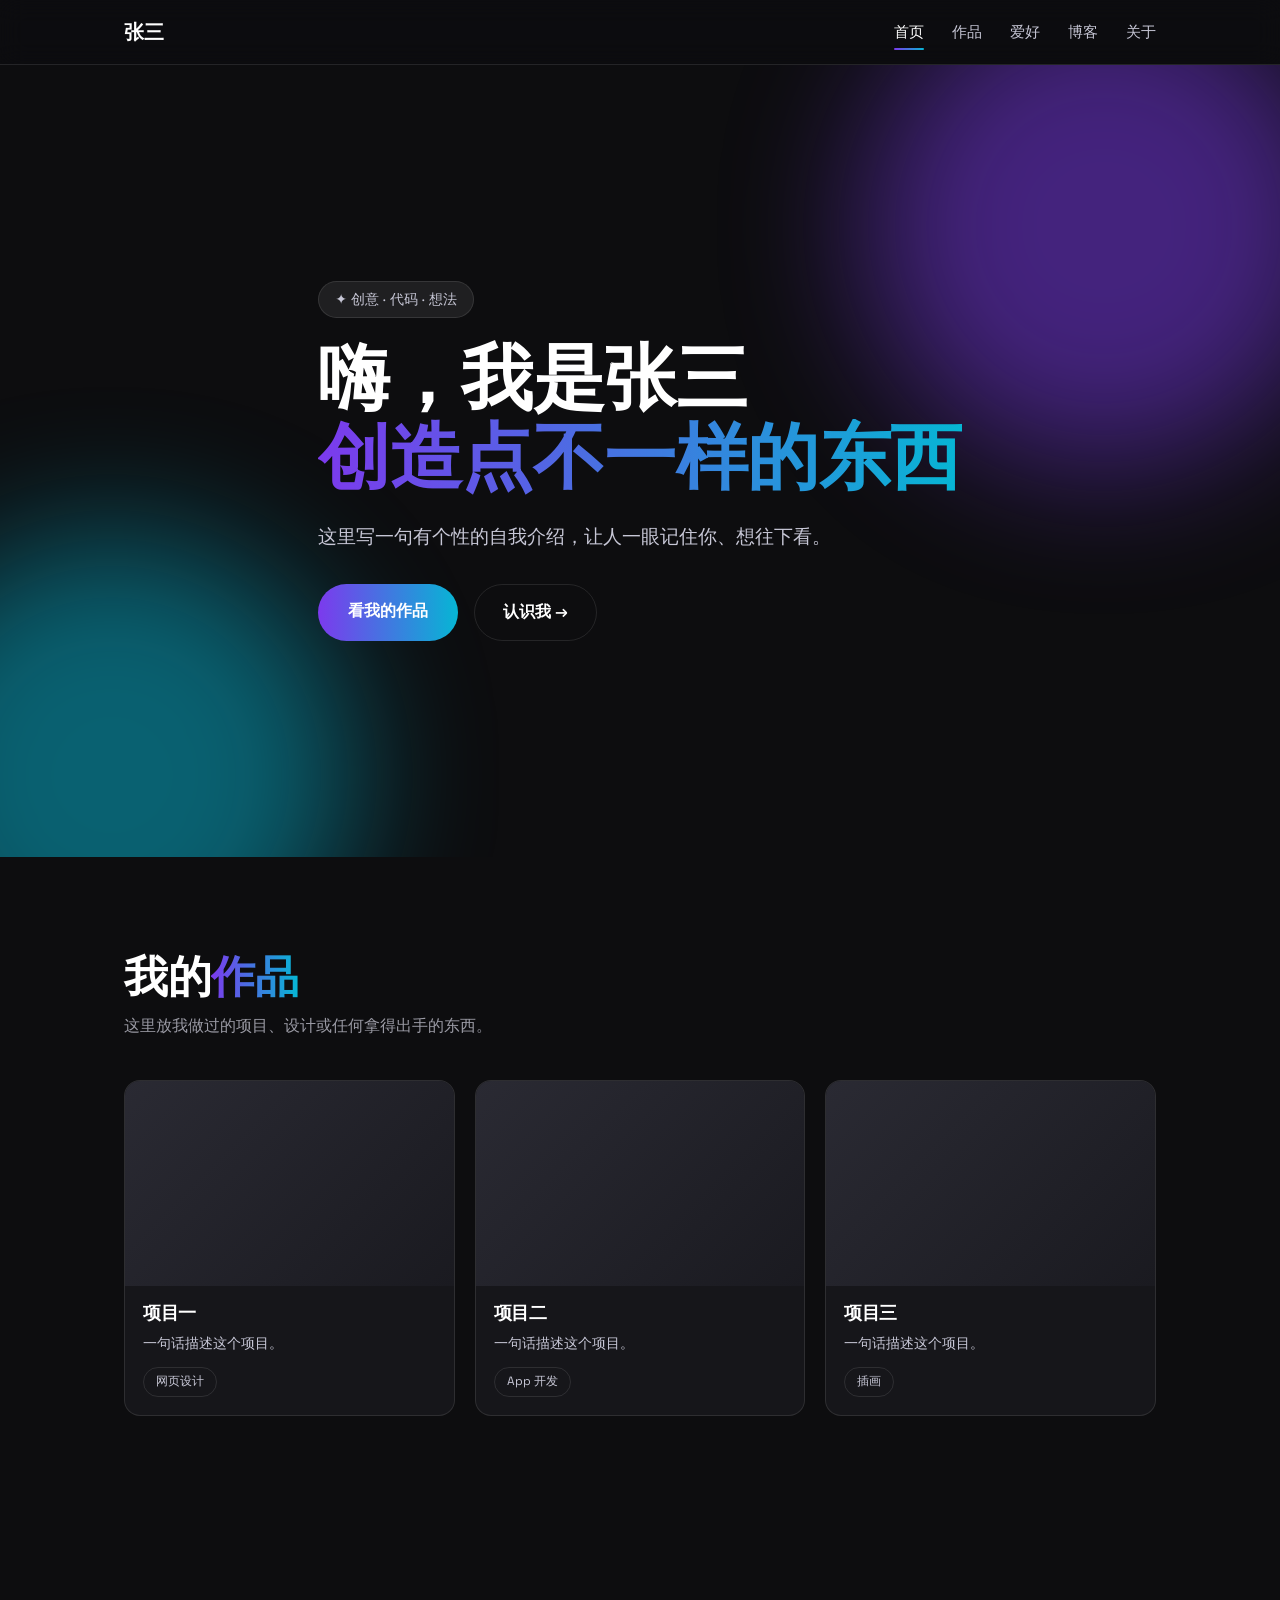
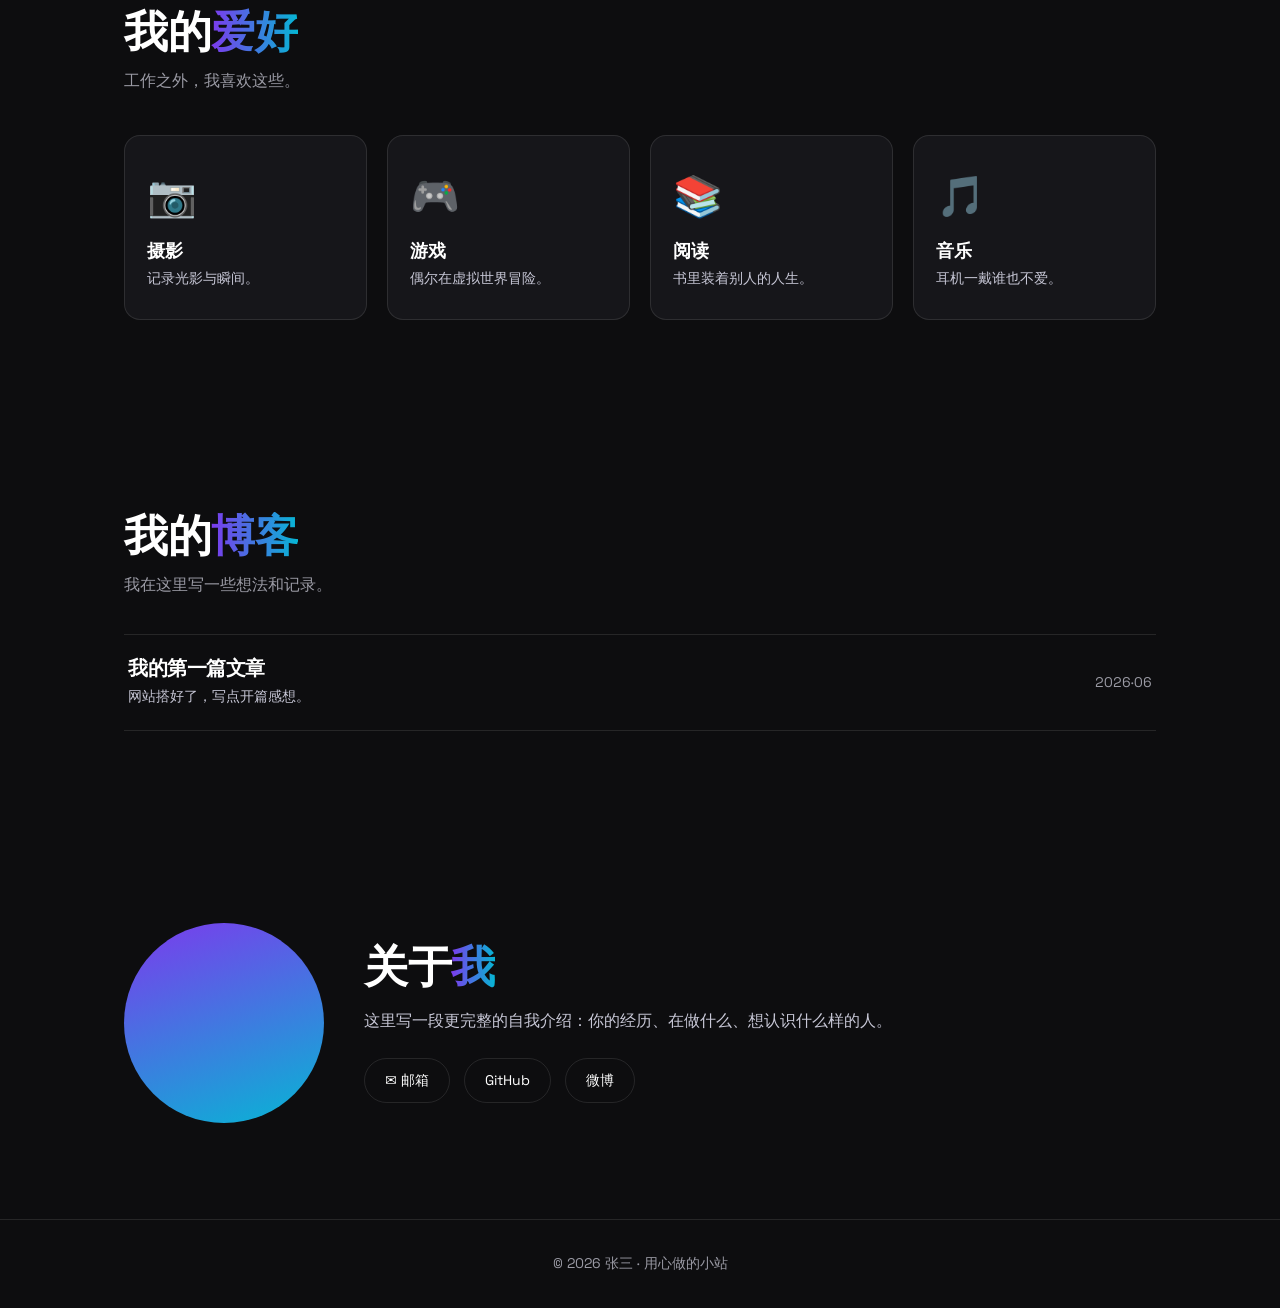
<file: index.html>
<!DOCTYPE html>
<html lang="zh-CN">
<head>
  <meta charset="UTF-8">
  <meta name="viewport" content="width=device-width, initial-scale=1.0">
  <title>张三 · 个人网站</title>
  <meta name="description" content="张三的个人网站——作品、博客与爱好。">
  <link rel="preconnect" href="https://fonts.googleapis.com">
  <link rel="preconnect" href="https://fonts.gstatic.com" crossorigin>
  <link href="https://fonts.googleapis.com/css2?family=Archivo:wght@400;500;600;700&family=Space+Grotesk:wght@400;500;600&display=swap" rel="stylesheet">
  <link rel="stylesheet" href="style.css">
</head>
<body>
  <header class="nav" id="nav">
    <div class="container nav-inner">
      <a href="#hero" class="brand">张三</a>
      <nav class="nav-links">
        <a href="#hero" class="active">首页</a>
        <a href="#work">作品</a>
        <a href="#hobby">爱好</a>
        <a href="#blog">博客</a>
        <a href="#about">关于</a>
      </nav>
    </div>
  </header>

  <section id="hero" class="hero">
    <div class="blob blob1"></div>
    <div class="blob blob2"></div>
    <div class="container hero-inner">
      <span class="eyebrow">✦ 创意 · 代码 · 想法</span>
      <h1 class="hero-title">嗨，我是张三<br><span class="gradient-text">创造点不一样的东西</span></h1>
      <p class="hero-sub">这里写一句有个性的自我介绍，让人一眼记住你、想往下看。</p>
      <div class="hero-btns">
        <a href="#work" class="btn">看我的作品</a>
        <a href="#about" class="btn-ghost">认识我 →</a>
      </div>
    </div>
  </section>

  <section id="work" class="section">
    <div class="container">
      <h2 class="section-title">我的<span class="gradient-text">作品</span></h2>
      <p class="section-lead">这里放我做过的项目、设计或任何拿得出手的东西。</p>
      <div class="card-grid">
        <a class="card" href="#">
          <div class="card-thumb"></div>
          <div class="card-body"><h3>项目一</h3><p>一句话描述这个项目。</p><span class="card-tag">网页设计</span></div>
        </a>
        <a class="card" href="#">
          <div class="card-thumb"></div>
          <div class="card-body"><h3>项目二</h3><p>一句话描述这个项目。</p><span class="card-tag">App 开发</span></div>
        </a>
        <a class="card" href="#">
          <div class="card-thumb"></div>
          <div class="card-body"><h3>项目三</h3><p>一句话描述这个项目。</p><span class="card-tag">插画</span></div>
        </a>
      </div>
    </div>
  </section>

  <section id="hobby" class="section hobby">
    <div class="container">
      <h2 class="section-title">我的<span class="gradient-text">爱好</span></h2>
      <p class="section-lead">工作之外，我喜欢这些。</p>
      <div class="hobby-grid">
        <div class="hobby-item"><div class="hobby-icon">📷</div><h3>摄影</h3><p>记录光影与瞬间。</p></div>
        <div class="hobby-item"><div class="hobby-icon">🎮</div><h3>游戏</h3><p>偶尔在虚拟世界冒险。</p></div>
        <div class="hobby-item"><div class="hobby-icon">📚</div><h3>阅读</h3><p>书里装着别人的人生。</p></div>
        <div class="hobby-item"><div class="hobby-icon">🎵</div><h3>音乐</h3><p>耳机一戴谁也不爱。</p></div>
      </div>
    </div>
  </section>

  <section id="blog" class="section">
    <div class="container">
      <h2 class="section-title">我的<span class="gradient-text">博客</span></h2>
      <p class="section-lead">我在这里写一些想法和记录。</p>
      <div class="post-list">
        <a class="post-row" href="posts/first-post.html">
          <div><h3 class="post-title">我的第一篇文章</h3><p class="post-excerpt">网站搭好了，写点开篇感想。</p></div>
          <span class="post-date">2026·06</span>
        </a>
      </div>
    </div>
  </section>

  <section id="about" class="section about">
    <div class="container about-inner">
      <div class="avatar"></div>
      <div>
        <h2 class="section-title">关于<span class="gradient-text">我</span></h2>
        <p class="about-text">这里写一段更完整的自我介绍：你的经历、在做什么、想认识什么样的人。</p>
        <div class="socials">
          <a class="social" href="mailto:you@example.com">✉ 邮箱</a>
          <a class="social" href="#">GitHub</a>
          <a class="social" href="#">微博</a>
        </div>
      </div>
    </div>
  </section>

  <footer class="footer">
    <div class="container">© 2026 张三 · 用心做的小站</div>
  </footer>

  <button id="toTop" class="to-top" aria-label="回到顶部">↑</button>

  <script src="script.js"></script>
</body>
</html>
</file>
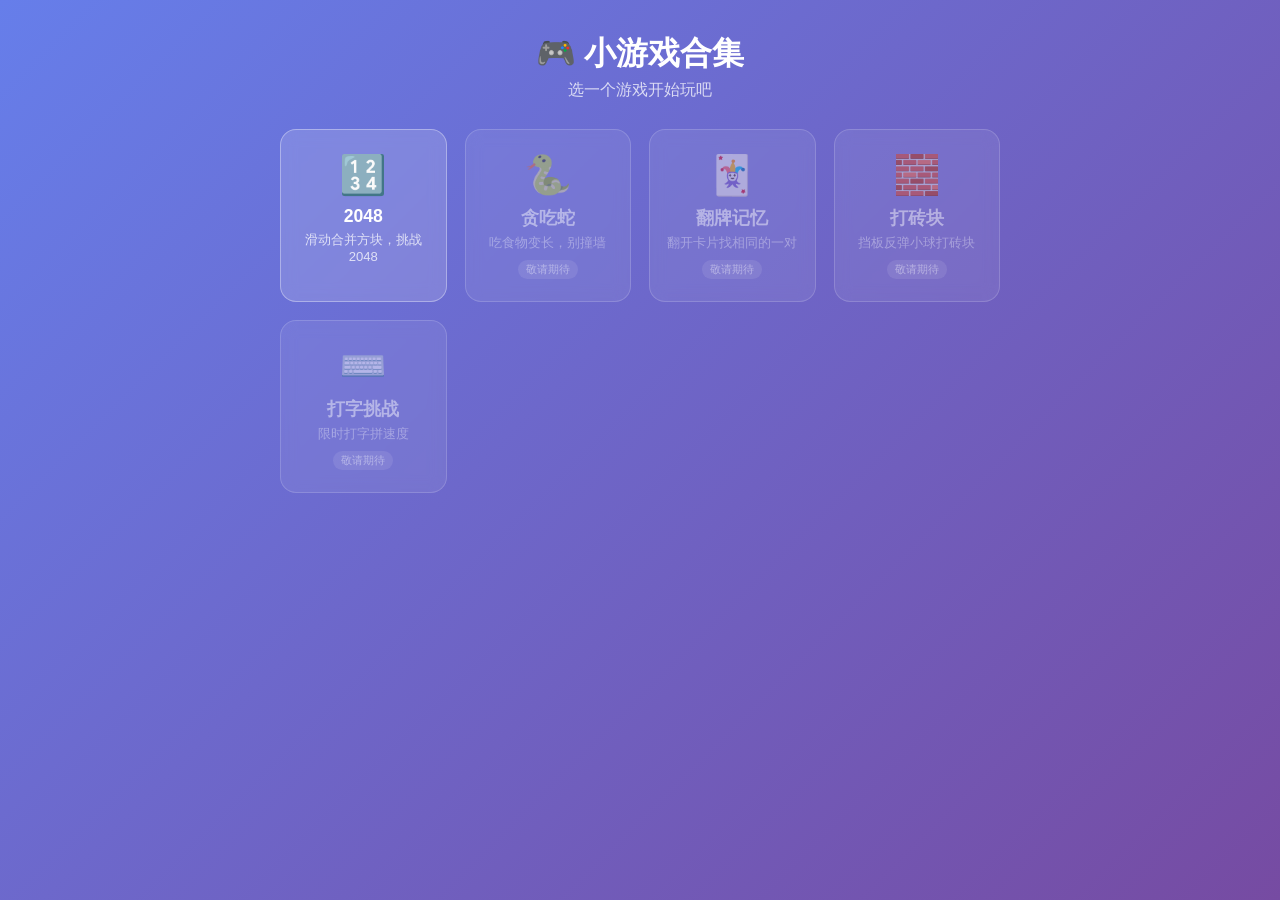
<file: mini-games/index.html>
<!DOCTYPE html>
<html lang="zh-CN">
<head>
  <meta charset="UTF-8">
  <meta name="viewport" content="width=device-width, initial-scale=1.0, maximum-scale=1.0, user-scalable=no">
  <title>小游戏合集</title>
  <link rel="stylesheet" href="css/style.css">
  <link rel="stylesheet" href="css/game-2048.css">
</head>
<body>
  <!-- 大厅视图 -->
  <section id="lobby-view">
    <h1 class="app-title">🎮 小游戏合集</h1>
    <p class="app-subtitle">选一个游戏开始玩吧</p>
    <div id="game-grid" class="game-grid"></div>
  </section>

  <!-- 游戏视图：进入游戏时显示，容器由各游戏模块填充 -->
  <section id="game-view" class="hidden">
    <div class="game-topbar">
      <button id="back-to-lobby" class="btn-glass">← 返回大厅</button>
      <div class="score-box">
        <span class="score-label">分数</span>
        <span id="current-score">0</span>
      </div>
      <div class="score-box">
        <span class="score-label">最高</span>
        <span id="high-score">0</span>
      </div>
    </div>
    <div id="game-mount"></div>
  </section>

  <!-- 加载顺序：依赖在前，app.js 最后 -->
  <script src="js/storage.js"></script>
  <script src="js/logic-2048.js"></script>
  <script src="js/games/game-2048.js"></script>
  <script src="js/app.js"></script>
</body>
</html>
</file>
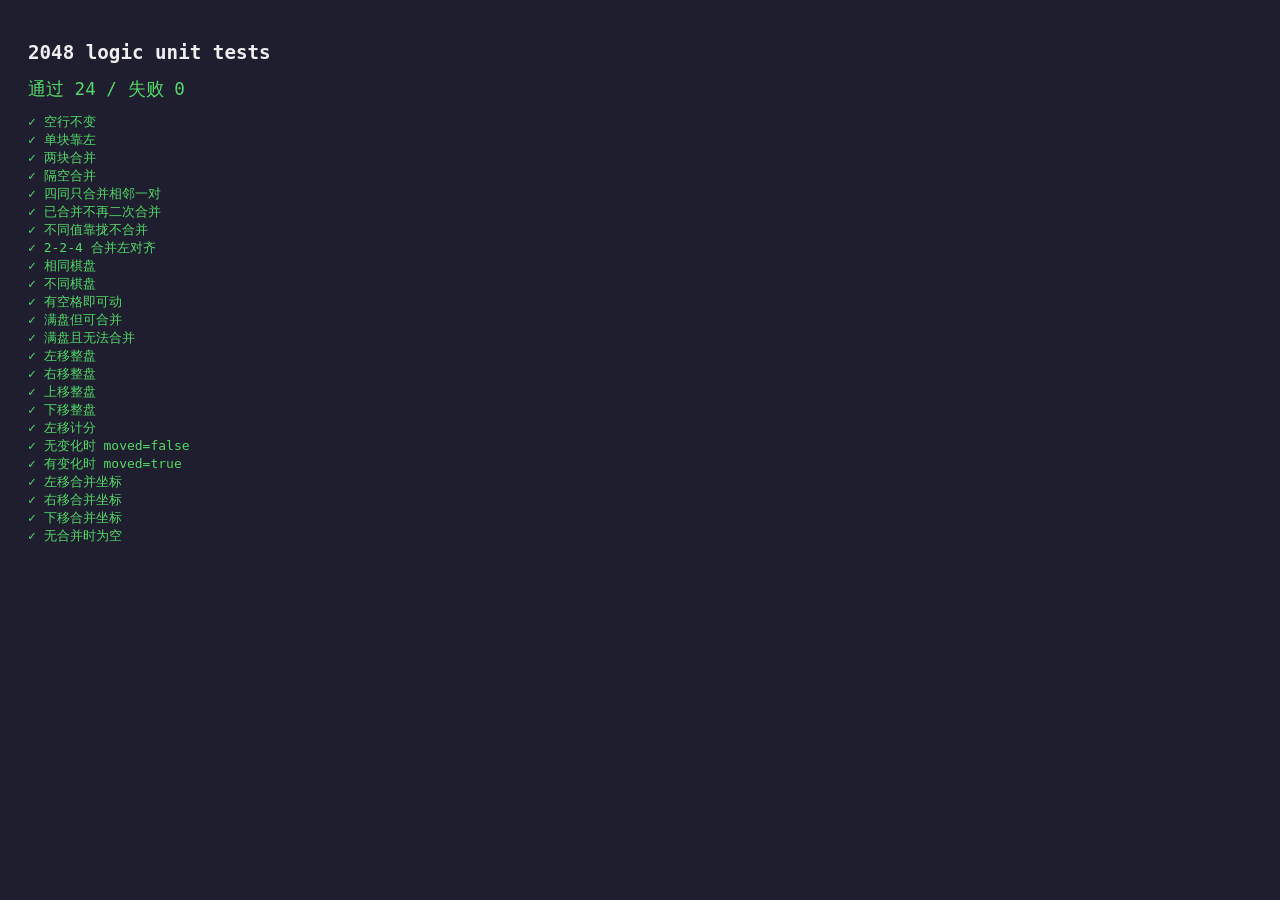
<file: mini-games/test.html>
<!DOCTYPE html>
<html lang="zh-CN">
<head>
  <meta charset="UTF-8">
  <title>2048 逻辑测试</title>
  <style>
    body { font-family: monospace; padding: 20px; background: #1e1e2e; color: #eee; }
    .pass { color: #53d769; }
    .fail { color: #e94560; font-weight: bold; }
    h1 { font-size: 1.2rem; }
    #summary { margin: 12px 0; font-size: 1.1rem; }
  </style>
</head>
<body>
  <h1>2048 logic unit tests</h1>
  <div id="summary"></div>
  <div id="results"></div>

  <script src="js/logic-2048.js"></script>
  <script>
    let passed = 0, failed = 0;
    const results = document.getElementById("results");

    function eq(a, b) { return JSON.stringify(a) === JSON.stringify(b); }

    function test(name, actual, expected) {
      const ok = eq(actual, expected);
      ok ? passed++ : failed++;
      const div = document.createElement("div");
      div.className = ok ? "pass" : "fail";
      div.textContent = (ok ? "✓ " : "✗ ") + name +
        (ok ? "" : `  (得到 ${JSON.stringify(actual)}, 期望 ${JSON.stringify(expected)})`);
      results.appendChild(div);
    }

    window.runTests = function () {
      document.getElementById("summary").textContent =
        `通过 ${passed} / 失败 ${failed}`;
      document.getElementById("summary").className = failed === 0 ? "pass" : "fail";
    };
  </script>
  <script src="test-cases.js"></script>
</body>
</html>
</file>
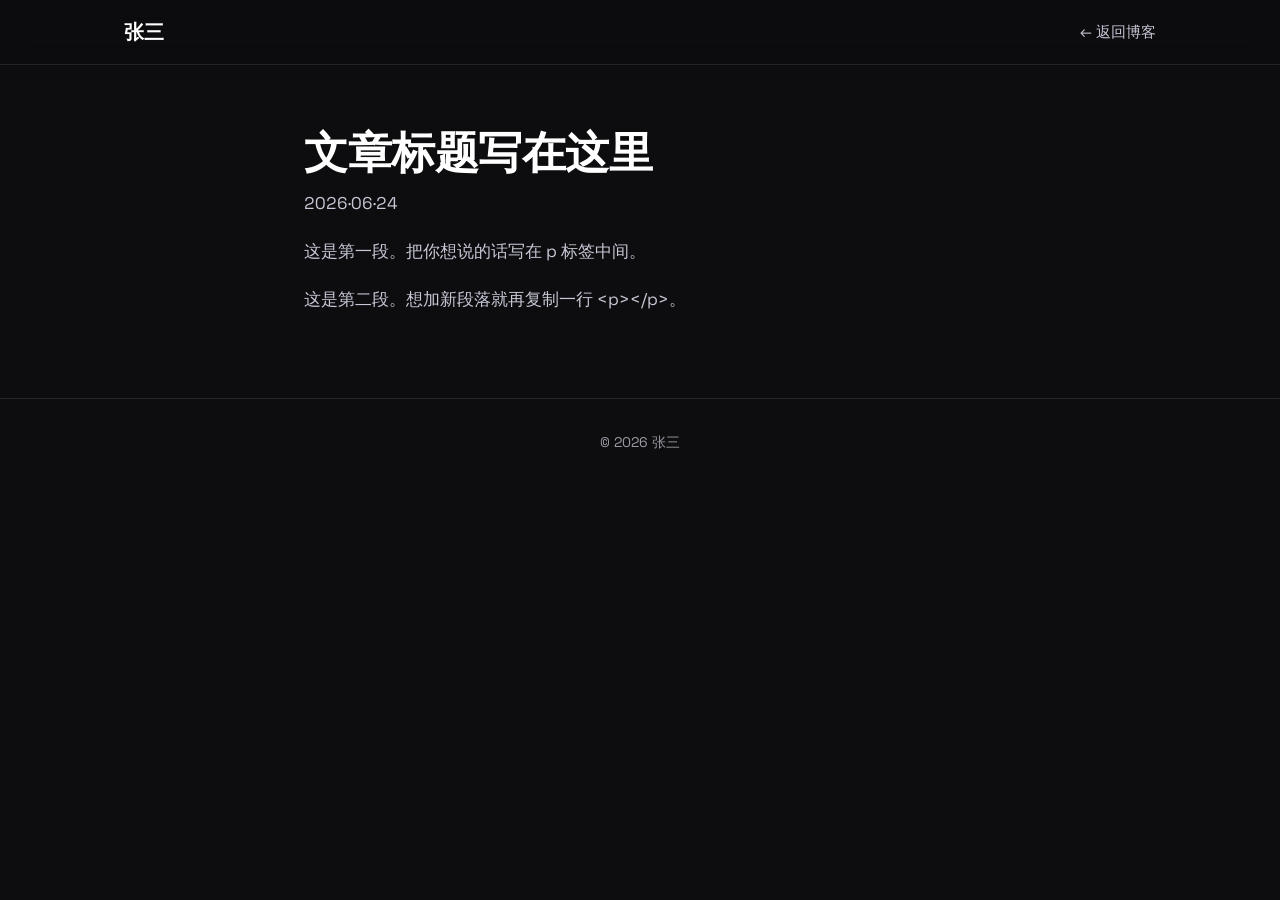
<file: posts/_template.html>
<!DOCTYPE html>
<html lang="zh-CN">
<head>
  <meta charset="UTF-8">
  <meta name="viewport" content="width=device-width, initial-scale=1.0">
  <!-- ↓↓↓ 在这里改成你的文章标题 ↓↓↓ -->
  <title>文章标题 · 张三</title>
  <link rel="preconnect" href="https://fonts.googleapis.com">
  <link href="https://fonts.googleapis.com/css2?family=Archivo:wght@400;600;700&family=Space+Grotesk:wght@400;500&display=swap" rel="stylesheet">
  <link rel="stylesheet" href="../style.css">
</head>
<body>
  <header class="nav"><div class="container nav-inner">
    <a href="../index.html" class="brand">张三</a>
    <nav class="nav-links"><a href="../index.html#blog">← 返回博客</a></nav>
  </div></header>

  <article class="container post-article">
    <!-- ↓↓↓ 改成你的标题 ↓↓↓ -->
    <h1 class="post-h1">文章标题写在这里</h1>
    <!-- ↓↓↓ 改成日期 ↓↓↓ -->
    <p class="post-meta">2026·06·24</p>

    <!-- ↓↓↓ 正文：每段用一对 <p>...</p> 包起来 ↓↓↓ -->
    <p>这是第一段。把你想说的话写在 p 标签中间。</p>
    <p>这是第二段。想加新段落就再复制一行 &lt;p&gt;&lt;/p&gt;。</p>
    <!-- 想插图片：<img src="../images/你的图.jpg" alt="图片说明"> -->
  </article>

  <footer class="footer"><div class="container">© 2026 张三</div></footer>
</body>
</html>
</file>
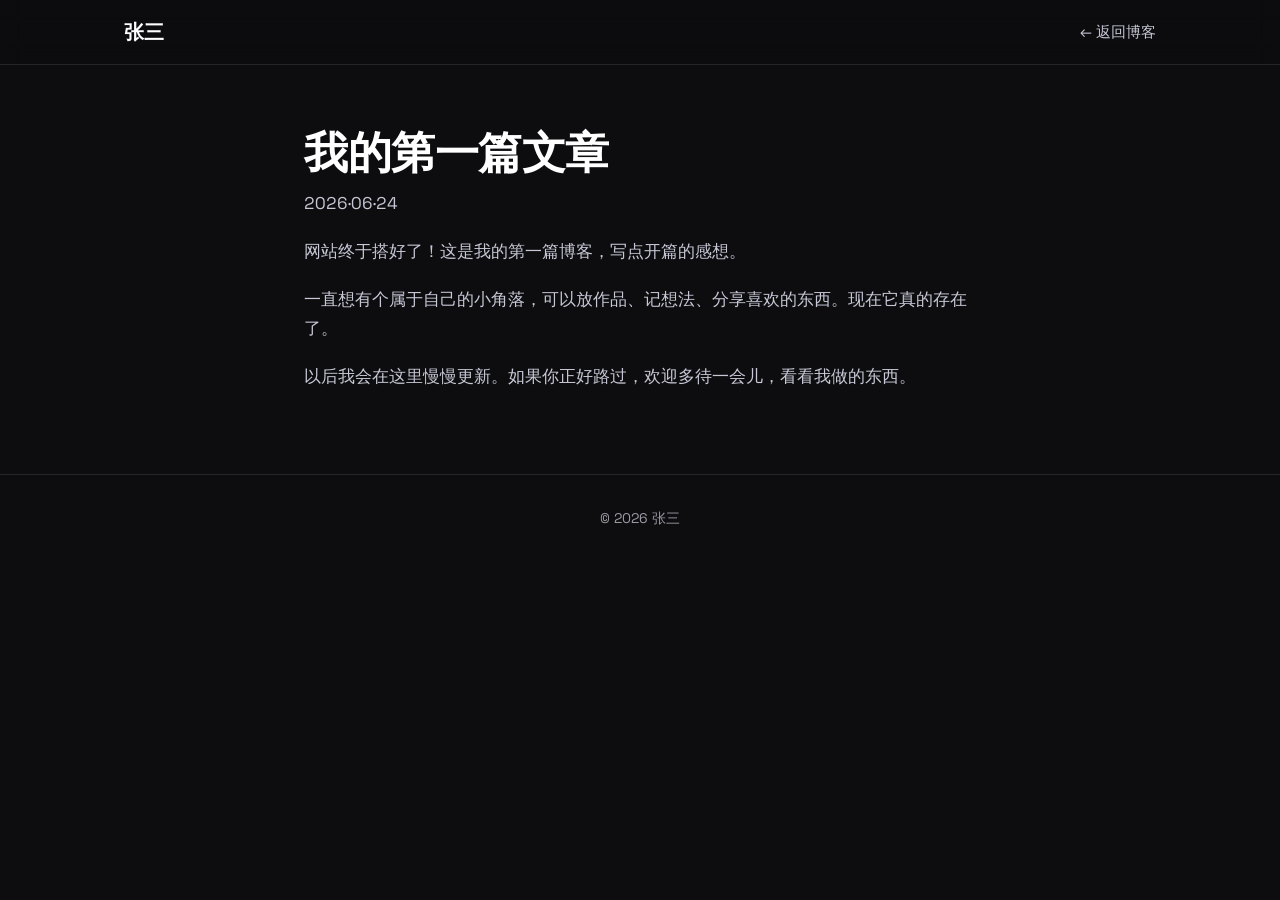
<file: posts/first-post.html>
<!DOCTYPE html>
<html lang="zh-CN">
<head>
  <meta charset="UTF-8">
  <meta name="viewport" content="width=device-width, initial-scale=1.0">
  <title>我的第一篇文章 · 张三</title>
  <link rel="preconnect" href="https://fonts.googleapis.com">
  <link href="https://fonts.googleapis.com/css2?family=Archivo:wght@400;600;700&family=Space+Grotesk:wght@400;500&display=swap" rel="stylesheet">
  <link rel="stylesheet" href="../style.css">
</head>
<body>
  <header class="nav"><div class="container nav-inner">
    <a href="../index.html" class="brand">张三</a>
    <nav class="nav-links"><a href="../index.html#blog">← 返回博客</a></nav>
  </div></header>

  <article class="container post-article">
    <h1 class="post-h1">我的第一篇文章</h1>
    <p class="post-meta">2026·06·24</p>

    <p>网站终于搭好了！这是我的第一篇博客，写点开篇的感想。</p>
    <p>一直想有个属于自己的小角落，可以放作品、记想法、分享喜欢的东西。现在它真的存在了。</p>
    <p>以后我会在这里慢慢更新。如果你正好路过，欢迎多待一会儿，看看我做的东西。</p>
  </article>

  <footer class="footer"><div class="container">© 2026 张三</div></footer>
</body>
</html>
</file>
<file: style.css>
:root{
  --bg:#0d0d0f; --surface:#16161a; --border:rgba(255,255,255,.10);
  --text:#ffffff; --text-dim:#c7c7d6; --muted:#9a9aa4;
  --grad-a:#7c3aed; --grad-b:#06b6d4;
  --radius:16px; --maxw:1080px;
}
*{margin:0;padding:0;box-sizing:border-box;}
html{scroll-behavior:smooth;}
body{
  font-family:'Space Grotesk',system-ui,sans-serif;
  background:var(--bg); color:var(--text); line-height:1.65;
  -webkit-font-smoothing:antialiased; overflow-x:hidden;
}
h1,h2,h3{font-family:'Archivo',sans-serif; line-height:1.1; letter-spacing:-.5px;}
a{color:inherit; text-decoration:none;}
img{max-width:100%; display:block;}
.container{max-width:var(--maxw); margin:0 auto; padding:0 24px;}
.section{padding:96px 0;}
.gradient-text{
  background:linear-gradient(90deg,var(--grad-a),var(--grad-b));
  -webkit-background-clip:text; background-clip:text; color:transparent;
}
.btn{
  display:inline-block; background:linear-gradient(90deg,var(--grad-a),var(--grad-b));
  color:#fff; padding:14px 30px; border-radius:999px; font-weight:600;
  transition:transform .2s ease, box-shadow .2s ease; cursor:pointer; border:none;
}
.btn:hover{transform:translateY(-2px); box-shadow:0 12px 30px rgba(124,58,237,.4);}

/* ===== 导航（Task 2） ===== */
.nav{position:sticky; top:0; z-index:100; backdrop-filter:blur(12px);
  background:rgba(13,13,15,.6); border-bottom:1px solid var(--border);}
.nav-inner{display:flex; align-items:center; justify-content:space-between; height:64px;}
.brand{font-family:'Archivo',sans-serif; font-weight:700; font-size:20px;}
.nav-links{display:flex; gap:28px;}
.nav-links a{color:var(--text-dim); font-size:15px; transition:color .2s;}
.nav-links a:hover, .nav-links a.active{color:#fff;}
.nav-links a.active{position:relative;}
.nav-links a.active::after{content:""; position:absolute; left:0; right:0; bottom:-6px;
  height:2px; background:linear-gradient(90deg,var(--grad-a),var(--grad-b)); border-radius:2px;}
@media (max-width:640px){ .brand{font-size:18px;} .nav-links{gap:14px; font-size:14px;} }
@media (max-width:380px){ .nav-links{gap:10px; font-size:13px;} }

/* ===== Hero（Task 3） ===== */
.hero{position:relative; min-height:88vh; display:flex; align-items:center; overflow:hidden;}
.hero-inner{position:relative; z-index:1;}
.eyebrow{display:inline-block; background:rgba(255,255,255,.08);
  border:1px solid var(--border); padding:6px 16px; border-radius:999px;
  font-size:14px; color:var(--text-dim);}
.hero-title{font-size:clamp(40px,7vw,72px); margin:22px 0; font-weight:700; will-change:transform; transition:transform .15s ease-out;}
.hero-sub{color:var(--text-dim); font-size:clamp(16px,2.2vw,19px); max-width:540px;}
.hero-btns{margin-top:32px; display:flex; gap:16px; flex-wrap:wrap;}
.btn-ghost{display:inline-block; padding:14px 28px; border-radius:999px;
  border:1px solid var(--border); color:#fff; font-weight:600; transition:background .2s;}
.btn-ghost:hover{background:rgba(255,255,255,.06);}
.blob{position:absolute; width:42vw; max-width:480px; aspect-ratio:1; border-radius:50%;
  filter:blur(70px); opacity:.5; will-change:transform;}
.blob1{background:var(--grad-a); top:-10%; right:-5%; animation:float1 14s ease-in-out infinite;}
.blob2{background:var(--grad-b); bottom:-20%; left:-10%; animation:float2 18s ease-in-out infinite;}
@keyframes float1{0%,100%{transform:translate(0,0);}50%{transform:translate(-40px,40px);}}
@keyframes float2{0%,100%{transform:translate(0,0);}50%{transform:translate(50px,-30px);}}
@media (prefers-reduced-motion: reduce){ .blob{animation:none;} }

/* ===== 通用区块标题 ===== */
.section-title{font-size:clamp(30px,5vw,44px); font-weight:700;}
.section-lead{color:var(--muted); margin-top:12px; max-width:560px;}

/* ===== 作品（Task 4） ===== */
.card-grid{display:grid; grid-template-columns:repeat(3,1fr); gap:20px; margin-top:40px;}
.card{background:var(--surface); border:1px solid var(--border); border-radius:var(--radius);
  overflow:hidden; transition:transform .25s ease, box-shadow .25s ease;}
.card:hover{transform:translateY(-6px) scale(1.01); box-shadow:0 18px 40px rgba(124,58,237,.25);}
.card-thumb{aspect-ratio:16/10; background:linear-gradient(135deg,#2a2a33,#1a1a20);}
.card-body{padding:18px;}
.card-body h3{font-size:18px;}
.card-body p{color:var(--text-dim); font-size:14px; margin:8px 0 12px;}
.card-tag{display:inline-block; font-size:12px; color:var(--text-dim);
  border:1px solid var(--border); border-radius:999px; padding:4px 12px;}
@media (max-width:860px){ .card-grid{grid-template-columns:1fr 1fr;} }
@media (max-width:560px){ .card-grid{grid-template-columns:1fr;} }

/* ===== 爱好（Task 5） ===== */
.hobby-grid{display:grid; grid-template-columns:repeat(4,1fr); gap:20px; margin-top:40px;}
.hobby-item{background:var(--surface); border:1px solid var(--border); border-radius:var(--radius);
  padding:28px 22px; transition:transform .25s ease;}
.hobby-item:hover{transform:translateY(-6px) rotate(-1deg);}
.hobby-icon{font-size:40px; margin-bottom:12px;}
.hobby-item h3{font-size:18px;}
.hobby-item p{color:var(--text-dim); font-size:14px; margin-top:6px;}
@media (max-width:860px){ .hobby-grid{grid-template-columns:1fr 1fr;} }

/* ===== 博客（Task 6） ===== */
.post-list{margin-top:36px; border-top:1px solid var(--border);}
.post-row{display:flex; align-items:center; justify-content:space-between; gap:20px;
  padding:22px 4px; border-bottom:1px solid var(--border); transition:padding-left .2s, background .2s;}
.post-row:hover{padding-left:16px; background:rgba(255,255,255,.03);}
.post-title{font-size:20px;}
.post-excerpt{color:var(--text-dim); font-size:14px; margin-top:6px;}
.post-date{color:var(--muted); font-size:14px; white-space:nowrap; font-variant-numeric:tabular-nums;}

/* ===== 关于&页脚&回到顶部（Task 7） ===== */
.about-inner{display:grid; grid-template-columns:200px 1fr; gap:40px; align-items:center;}
.avatar{aspect-ratio:1; border-radius:50%; background:linear-gradient(160deg,var(--grad-a),var(--grad-b)); opacity:.85;}
.about-text{color:var(--text-dim); margin:16px 0 24px; max-width:560px;}
.socials{display:flex; gap:14px; flex-wrap:wrap;}
.social{border:1px solid var(--border); border-radius:999px; padding:10px 20px; font-size:14px; transition:background .2s;}
.social:hover{background:rgba(255,255,255,.06);}
.footer{border-top:1px solid var(--border); padding:32px 0; color:var(--muted); text-align:center; font-size:14px;}
.to-top{position:fixed; right:22px; bottom:22px; width:48px; height:48px; border-radius:50%;
  border:1px solid var(--border); background:var(--surface); color:#fff; font-size:20px; cursor:pointer;
  opacity:0; pointer-events:none; transition:opacity .3s, transform .2s; z-index:90;}
.to-top.show{opacity:1; pointer-events:auto;}
.to-top:hover{transform:translateY(-3px);}
@media (max-width:640px){ .about-inner{grid-template-columns:1fr; text-align:center;} .avatar{width:140px; margin:0 auto;} .socials{justify-content:center;} }

/* ===== 滚动浮现（Task 8） ===== */
.reveal{opacity:0; transform:translateY(28px); transition:opacity .6s ease, transform .6s cubic-bezier(.22,1,.36,1);}
.reveal.in{opacity:1; transform:none;}
@media (prefers-reduced-motion: reduce){ .reveal{opacity:1; transform:none; transition:none;} }

/* ===== 博客文章页（Task 9） ===== */
.post-article{max-width:720px; padding-top:64px; padding-bottom:64px;}
.post-h1{font-size:clamp(30px,5vw,44px);}
.post-meta{color:var(--muted); margin:12px 0 32px; font-variant-numeric:tabular-nums;}
.post-article p{color:var(--text-dim); font-size:17px; margin-bottom:20px;}
.post-article img{border-radius:12px; margin:24px 0;}

/* ===== 焦点可见（Task 11） ===== */
a:focus-visible, .btn:focus-visible, .to-top:focus-visible, .btn-ghost:focus-visible{
  outline:2px solid var(--grad-b); outline-offset:3px; border-radius:6px;
}
</file>
<file: mini-games/css/style.css>
:root {
  --bg-grad-1: #667eea;
  --bg-grad-2: #764ba2;
  --glass-bg: rgba(255, 255, 255, 0.15);
  --glass-border: rgba(255, 255, 255, 0.35);
  --text-light: #ffffff;
  --text-dim: rgba(255, 255, 255, 0.75);
}

* { box-sizing: border-box; margin: 0; padding: 0; }

body {
  min-height: 100vh;
  min-height: 100dvh;
  font-family: -apple-system, "Segoe UI", "PingFang SC", "Microsoft YaHei", sans-serif;
  background: linear-gradient(135deg, var(--bg-grad-1), var(--bg-grad-2));
  background-attachment: fixed;
  color: var(--text-light);
  display: flex;
  flex-direction: column;
  align-items: center;
  padding: 32px 16px;
}

.hidden { display: none !important; }

/* 游戏视图：占满剩余高度并垂直居中，避免棋盘堆在顶部 */
#game-view {
  width: 100%;
  flex: 1 1 auto;
  display: flex;
  flex-direction: column;
  align-items: center;
  justify-content: center;
  touch-action: none; /* 全屏滑动操作时不触发页面滚动/下拉刷新 */
}

.app-title {
  font-size: 2rem;
  font-weight: 700;
  margin-bottom: 4px;
  text-align: center;
}

.app-subtitle {
  color: var(--text-dim);
  margin-bottom: 28px;
  text-align: center;
}

.game-grid {
  display: grid;
  grid-template-columns: repeat(auto-fill, minmax(150px, 1fr));
  gap: 18px;
  width: 100%;
  max-width: 720px;
}

.game-card {
  background: var(--glass-bg);
  border: 1px solid var(--glass-border);
  border-radius: 16px;
  padding: 22px 16px;
  text-align: center;
  cursor: pointer;
  backdrop-filter: blur(8px);
  -webkit-backdrop-filter: blur(8px);
  transition: transform 0.15s ease, box-shadow 0.15s ease;
}

.game-card:hover {
  transform: translateY(-4px);
  box-shadow: 0 8px 24px rgba(0, 0, 0, 0.25);
}

.game-card .emoji { font-size: 2.4rem; display: block; margin-bottom: 8px; }
.game-card h3 { font-size: 1.1rem; margin-bottom: 4px; }
.game-card p { font-size: 0.82rem; color: var(--text-dim); }

.game-card.coming-soon {
  opacity: 0.5;
  cursor: not-allowed;
}
.game-card.coming-soon:hover { transform: none; box-shadow: none; }
.game-card .badge {
  display: inline-block;
  margin-top: 8px;
  font-size: 0.7rem;
  padding: 2px 8px;
  border-radius: 10px;
  background: rgba(255,255,255,0.2);
}

.game-topbar {
  display: flex;
  align-items: center;
  justify-content: space-between;
  width: 100%;
  max-width: 360px;
  margin: 0 auto 8px;
  gap: 12px;
}

.score-box {
  background: var(--glass-bg);
  border: 1px solid var(--glass-border);
  border-radius: 10px;
  padding: 6px 14px;
  text-align: center;
  min-width: 64px;
}
.score-label { display: block; font-size: 0.7rem; color: var(--text-dim); }

.btn-glass {
  background: var(--glass-bg);
  border: 1px solid var(--glass-border);
  color: var(--text-light);
  border-radius: 10px;
  padding: 8px 16px;
  font-size: 0.9rem;
  cursor: pointer;
  backdrop-filter: blur(8px);
  -webkit-backdrop-filter: blur(8px);
  transition: background 0.15s ease;
}
.btn-glass:hover { background: rgba(255,255,255,0.28); }

/* ===== 移动端优化 ===== */
@media (max-width: 480px) {
  body { padding: 16px 12px; }

  .app-title { font-size: 1.5rem; }
  .app-subtitle { margin-bottom: 16px; font-size: 0.88rem; }

  /* 大厅固定两列、卡片更紧凑，5 个游戏一屏内即可纵览 */
  .game-grid {
    grid-template-columns: repeat(2, 1fr);
    gap: 12px;
  }
  .game-card { padding: 16px 10px; border-radius: 14px; }
  .game-card .emoji { font-size: 2rem; margin-bottom: 6px; }
  .game-card h3 { font-size: 1rem; }
  .game-card p { font-size: 0.74rem; }

  /* 触摸目标 ≥44px */
  .btn-glass { padding: 12px 18px; font-size: 1rem; }
  .game-topbar { max-width: 100%; }
}
</file>
<file: mini-games/css/game-2048.css>
.board-2048 {
  position: relative;
  width: min(88vw, 68vh, 320px);
  aspect-ratio: 1 / 1;
  margin: 16px auto;
  background: rgba(255, 255, 255, 0.06);
  border: 1px solid var(--glass-border);
  border-radius: 12px;
  padding: 8px;
  display: grid;
  grid-template-columns: repeat(4, 1fr);
  grid-template-rows: repeat(4, 1fr);
  gap: 8px;
  touch-action: none;
}

.cell-2048 {
  position: relative;
  background: rgba(255, 255, 255, 0.05);
  border-radius: 8px;
}

/* Emoji 方块：柔和玻璃底，大表情居中 */
.tile {
  width: 100%;
  height: 100%;
  display: flex;
  align-items: center;
  justify-content: center;
  border-radius: 10px;
  font-size: 2.1rem;
  line-height: 1;
  background: rgba(255, 255, 255, 0.16);
  border: 1px solid rgba(255, 255, 255, 0.28);
  box-shadow: inset 0 1px 0 rgba(255, 255, 255, 0.25);
  transition: transform 0.12s ease;
}

/* 越高级的方块越「发光」，强调进化的成就感 */
.tile-128, .tile-256 {
  box-shadow: 0 0 12px -3px #ffd54f, inset 0 1px 0 rgba(255, 255, 255, 0.25);
}
.tile-512, .tile-1024 {
  background: rgba(255, 255, 255, 0.2);
  box-shadow: 0 0 16px -2px #ffb074, inset 0 1px 0 rgba(255, 255, 255, 0.3);
}
.tile-2048, .tile-super {
  background: rgba(255, 255, 255, 0.24);
  box-shadow: 0 0 22px 0 #ffd54f, inset 0 1px 0 rgba(255, 255, 255, 0.35);
}

/* 新方块弹入 */
.tile-new { animation: tile-pop-in 0.18s ease; }
@keyframes tile-pop-in {
  0% { transform: scale(0); }
  100% { transform: scale(1); }
}

/* 合并弹跳 */
.tile-merged { animation: tile-bounce 0.2s ease; }
@keyframes tile-bounce {
  0% { transform: scale(1); }
  45% { transform: scale(1.25); }
  100% { transform: scale(1); }
}

/* 飘分：合并时从方块上方飘出「+N」并淡出 */
.score-float {
  position: absolute;
  top: 4px;
  left: 50%;
  transform: translateX(-50%);
  color: #ffe082;
  font-weight: 800;
  font-size: 0.95rem;
  text-shadow: 0 0 6px rgba(0, 0, 0, 0.6);
  pointer-events: none;
  z-index: 2;
  animation: score-rise 0.7s ease forwards;
}
@keyframes score-rise {
  0%   { opacity: 0; transform: translate(-50%, 4px); }
  25%  { opacity: 1; }
  100% { opacity: 0; transform: translate(-50%, -30px); }
}

.game-2048-controls {
  text-align: center;
  margin-top: 12px;
}

.game-2048-message {
  text-align: center;
  margin-top: 12px;
  font-size: 1.1rem;
  min-height: 1.5em;
}
</file>
